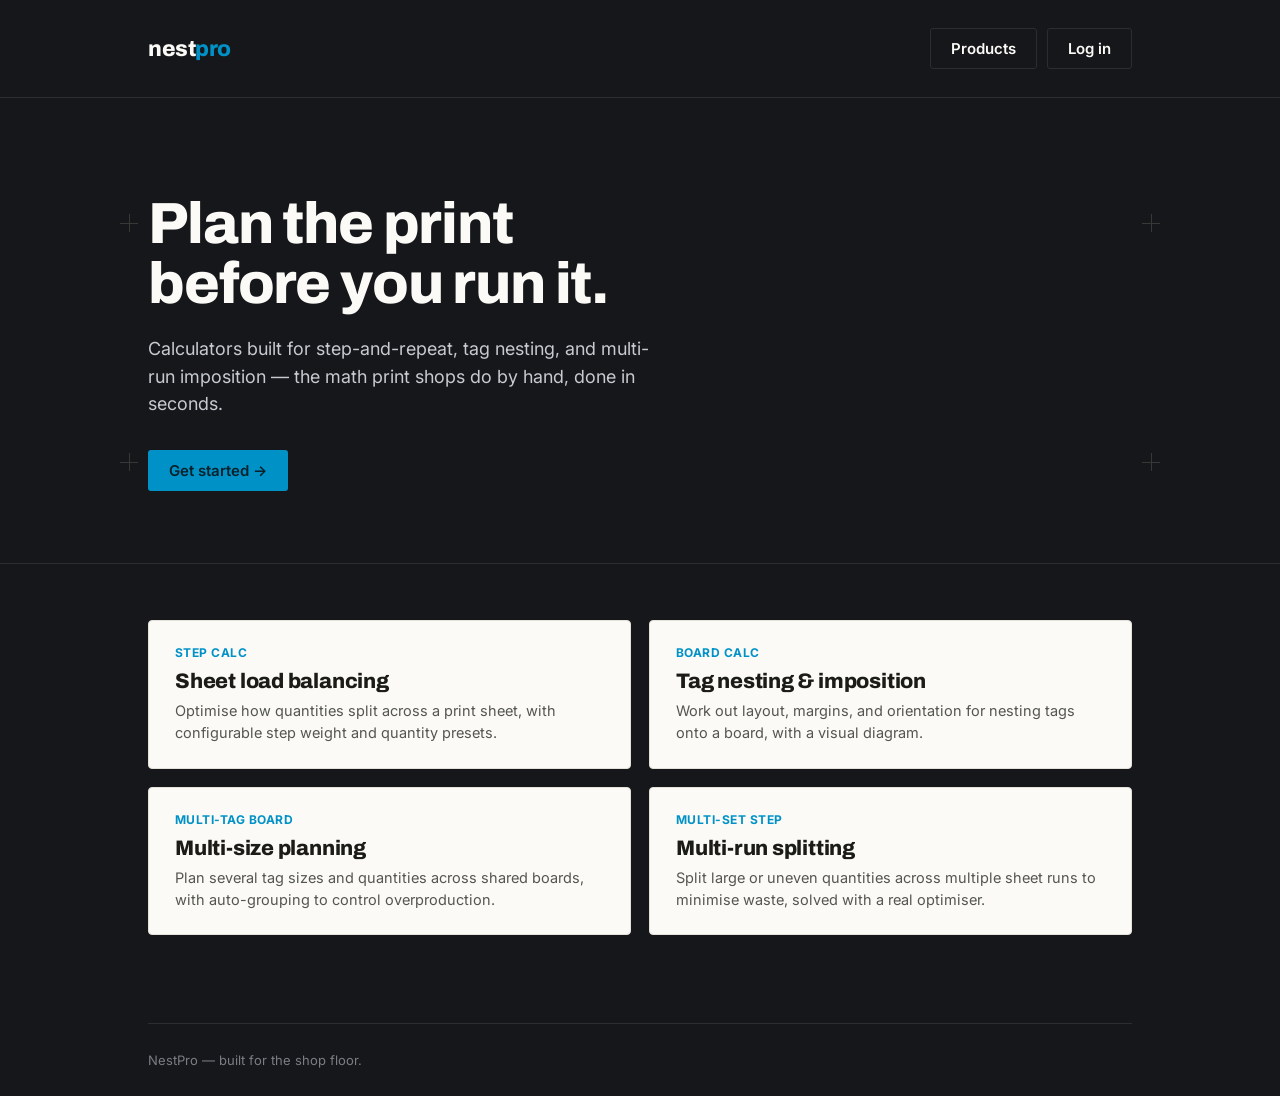
<file: index.html>
<!DOCTYPE html>
<html lang="en">
<head>
<meta charset="UTF-8">
<meta name="viewport" content="width=device-width, initial-scale=1.0">
<title>NestPro — Print production calculators</title>
<meta name="description" content="Calculators for step-and-repeat, nesting, and imposition on the shop floor.">
<link rel="preconnect" href="https://fonts.googleapis.com">
<link href="https://fonts.googleapis.com/css2?family=Archivo:wght@800&family=Inter:wght@400;500;600&display=swap" rel="stylesheet">
<link rel="stylesheet" href="styles.css">
</head>
<body>

<div class="wrap">
  <div class="topbar">
    <a href="/" class="wordmark">nest<span>pro</span></a>
    <div style="display:flex; align-items:center; gap:10px;">
      <a href="products.html" class="btn btn-ghost">Products</a>
      <a href="login.html" class="btn btn-ghost">Log in</a>
    </div>
  </div>
</div>

<div class="hero">
  <div class="wrap" style="position:relative;">
    <span class="reg-mark reg-tl"></span>
    <span class="reg-mark reg-tr"></span>
    <span class="reg-mark reg-bl"></span>
    <span class="reg-mark reg-br"></span>
    <h1>Plan the print before you run it.</h1>
    <p>Calculators built for step-and-repeat, tag nesting, and multi-run imposition — the math print shops do by hand, done in seconds.</p>
    <a href="login.html" class="btn btn-primary">Get started &rarr;</a>
  </div>
</div>

<div class="wrap">
  <div class="tickets">
    <a href="login.html" class="ticket">
      <div class="tag">STEP CALC</div>
      <h3>Sheet load balancing</h3>
      <p>Optimise how quantities split across a print sheet, with configurable step weight and quantity presets.</p>
    </a>
    <a href="login.html" class="ticket">
      <div class="tag">BOARD CALC</div>
      <h3>Tag nesting &amp; imposition</h3>
      <p>Work out layout, margins, and orientation for nesting tags onto a board, with a visual diagram.</p>
    </a>
    <a href="login.html" class="ticket">
      <div class="tag">MULTI-TAG BOARD</div>
      <h3>Multi-size planning</h3>
      <p>Plan several tag sizes and quantities across shared boards, with auto-grouping to control overproduction.</p>
    </a>
    <a href="login.html" class="ticket">
      <div class="tag">MULTI-SET STEP</div>
      <h3>Multi-run splitting</h3>
      <p>Split large or uneven quantities across multiple sheet runs to minimise waste, solved with a real optimiser.</p>
    </a>
  </div>
</div>

<div class="wrap">
  <footer>NestPro — built for the shop floor.</footer>
</div>

</body>
</html>
</file>
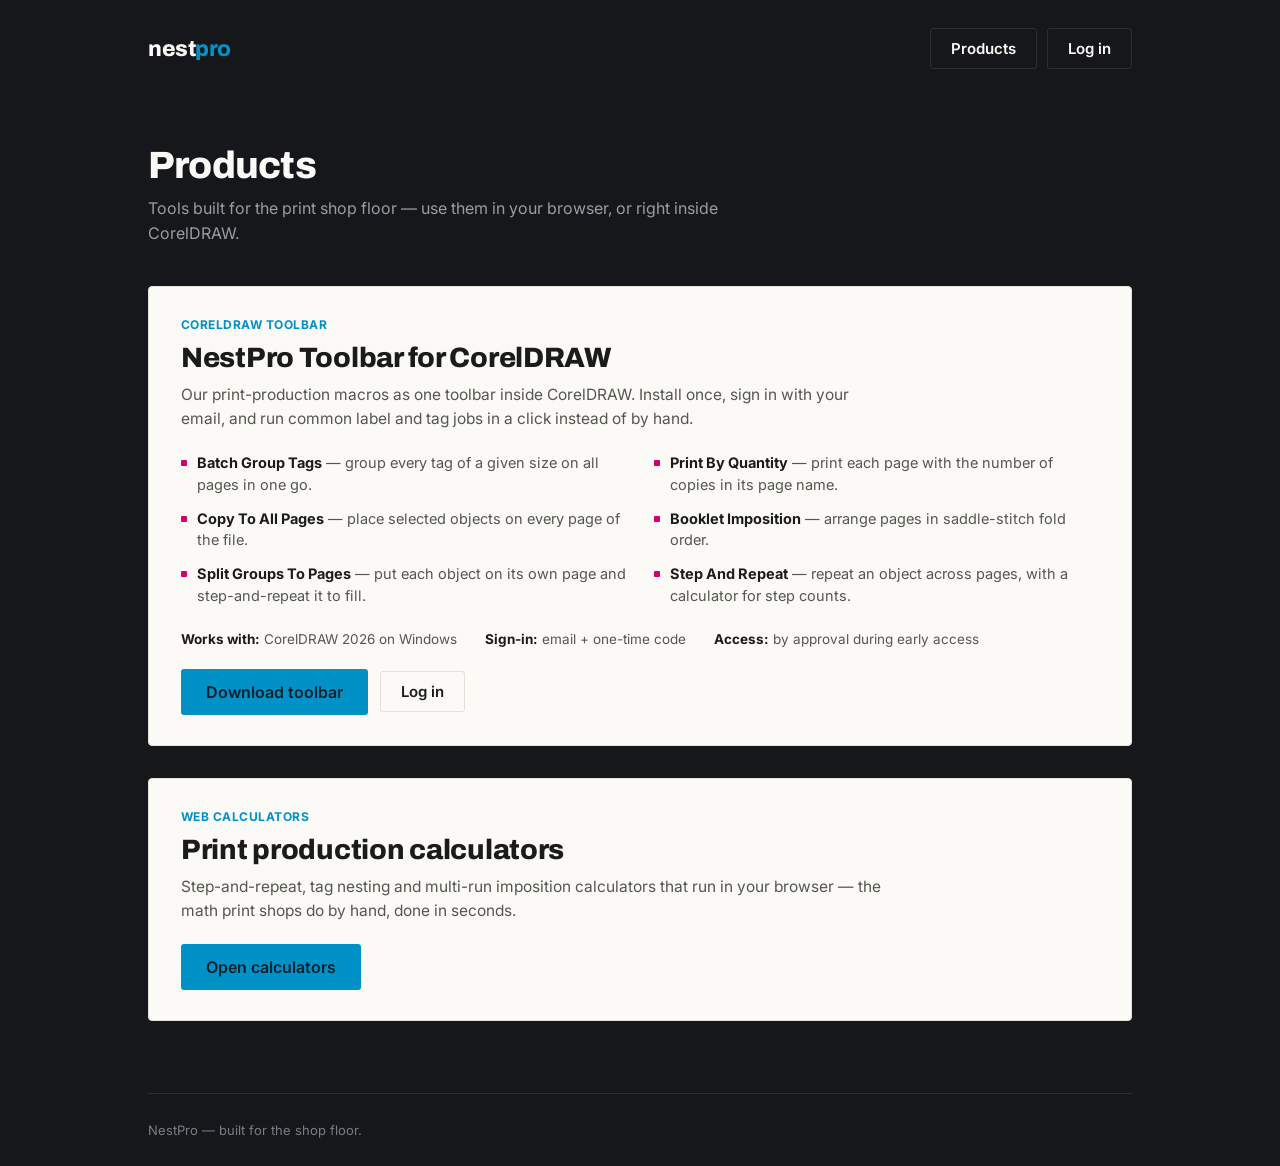
<file: products.html>
<!DOCTYPE html>
<html lang="en">
<head>
<meta charset="UTF-8">
<meta name="viewport" content="width=device-width, initial-scale=1.0">
<title>Products — NestPro</title>
<meta name="description" content="NestPro products for print shops: CorelDRAW toolbar and production calculators.">
<link rel="preconnect" href="https://fonts.googleapis.com">
<link href="https://fonts.googleapis.com/css2?family=Archivo:wght@800&family=Inter:wght@400;500;600&display=swap" rel="stylesheet">
<link rel="stylesheet" href="styles.css">
<style>
  .nav { display:flex; align-items:center; gap:10px; }
  .page-intro { padding: 48px 0 8px; }
  .page-intro h1 { font-family: var(--font-head); font-weight: 800; font-size: 38px; margin: 0 0 10px; letter-spacing: -0.02em; }
  .page-intro p { color: #9a9da3; font-size: 16px; line-height: 1.55; margin: 0; max-width: 640px; }
  .product { background: var(--sheet); color: var(--ink); border: 1px solid var(--sheet-edge); border-radius: 4px; padding: 30px 32px; margin: 32px 0 0; }
  .product .tag { font-size: 12px; font-weight: 700; letter-spacing: 0.04em; color: var(--cyan); margin-bottom: 10px; }
  .product h2 { font-family: var(--font-head); font-weight: 800; font-size: 28px; margin: 0 0 10px; letter-spacing: -0.01em; }
  .product > p { font-size: 15.5px; line-height: 1.6; color: var(--ink-soft); margin: 0 0 20px; max-width: 700px; }
  .features { list-style: none; margin: 0 0 24px; padding: 0; display: grid; grid-template-columns: repeat(2, 1fr); gap: 12px 28px; }
  .features li { font-size: 14.5px; line-height: 1.5; color: var(--ink-soft); padding-left: 16px; position: relative; }
  .features li::before { content: ""; position: absolute; left: 0; top: 8px; width: 6px; height: 6px; background: var(--magenta); border-radius: 1px; }
  .features b { color: var(--ink); }
  .meta { display:flex; flex-wrap: wrap; gap: 10px 28px; font-size: 13.5px; color: var(--ink-soft); margin: 0 0 22px; }
  .meta b { color: var(--ink); }
  .product .btn-primary { font-size: 16px; padding: 12px 24px; }
  .product .btn-ghost { color: var(--ink); border-color: var(--sheet-edge); }
  .actions { display:flex; flex-wrap: wrap; gap: 12px; align-items:center; }
  @media (max-width: 640px) { .features { grid-template-columns: 1fr; } .page-intro h1 { font-size: 30px; } }
</style>
</head>
<body>

<div class="wrap">
  <div class="topbar">
    <a href="/" class="wordmark">nest<span>pro</span></a>
    <div class="nav">
      <a href="products.html" class="btn btn-ghost">Products</a>
      <a href="login.html" class="btn btn-ghost">Log in</a>
    </div>
  </div>

  <div class="page-intro">
    <h1>Products</h1>
    <p>Tools built for the print shop floor &mdash; use them in your browser, or right inside CorelDRAW.</p>
  </div>

  <!-- CorelDRAW toolbar -->
  <div class="product">
    <div class="tag">CORELDRAW TOOLBAR</div>
    <h2>NestPro Toolbar for CorelDRAW</h2>
    <p>Our print-production macros as one toolbar inside CorelDRAW. Install once, sign in with your email, and run common label and tag jobs in a click instead of by hand.</p>
    <ul class="features">
      <li><b>Batch Group Tags</b> &mdash; group every tag of a given size on all pages in one go.</li>
      <li><b>Print By Quantity</b> &mdash; print each page with the number of copies in its page name.</li>
      <li><b>Copy To All Pages</b> &mdash; place selected objects on every page of the file.</li>
      <li><b>Booklet Imposition</b> &mdash; arrange pages in saddle-stitch fold order.</li>
      <li><b>Split Groups To Pages</b> &mdash; put each object on its own page and step-and-repeat it to fill.</li>
      <li><b>Step And Repeat</b> &mdash; repeat an object across pages, with a calculator for step counts.</li>
    </ul>
    <div class="meta">
      <span><b>Works with:</b> CorelDRAW 2026 on Windows</span>
      <span><b>Sign-in:</b> email + one-time code</span>
      <span><b>Access:</b> by approval during early access</span>
    </div>
    <div class="actions">
      <a href="download.html" class="btn btn-primary">Download toolbar</a>
      <a href="login.html" class="btn btn-ghost">Log in</a>
    </div>
  </div>

  <!-- Web calculators -->
  <div class="product">
    <div class="tag">WEB CALCULATORS</div>
    <h2>Print production calculators</h2>
    <p>Step-and-repeat, tag nesting and multi-run imposition calculators that run in your browser &mdash; the math print shops do by hand, done in seconds.</p>
    <div class="actions">
      <a href="login.html" class="btn btn-primary">Open calculators</a>
    </div>
  </div>

  <div style="height:72px"></div>
  <footer>NestPro — built for the shop floor.</footer>
</div>

</body>
</html>
</file>
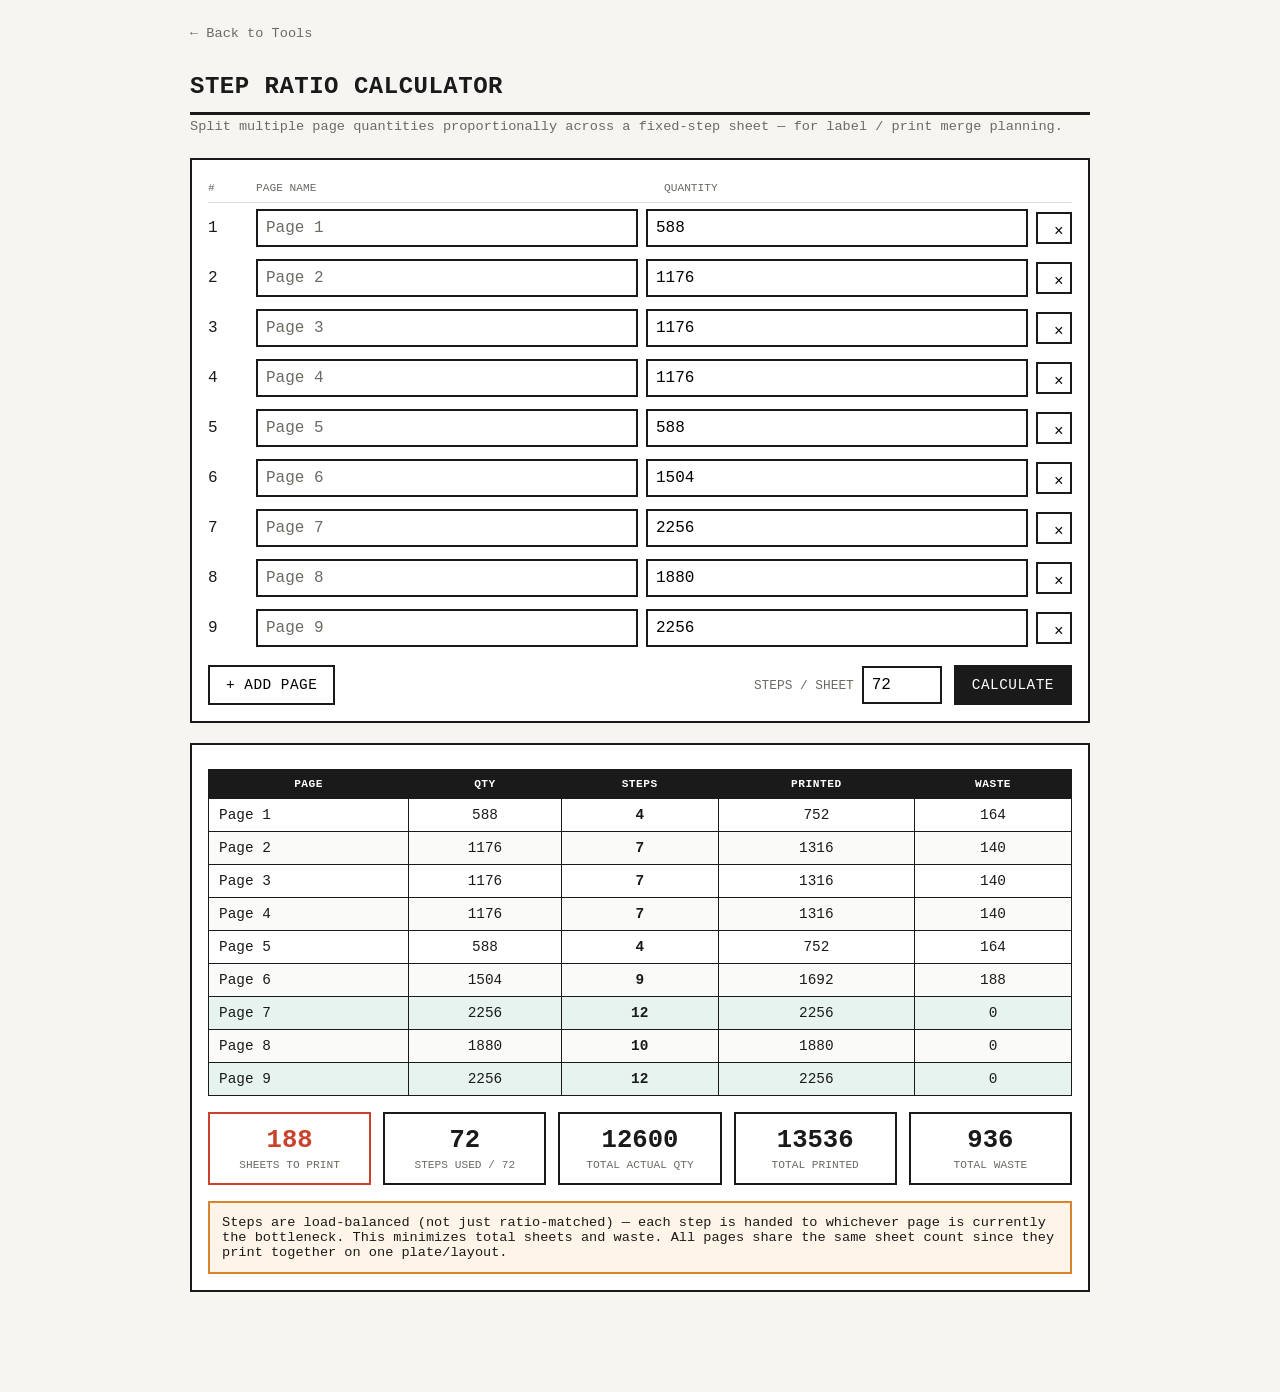
<file: tools/step-calculator.html>
<!DOCTYPE html>
<html lang="en">
<head>
<meta charset="UTF-8">
<meta name="viewport" content="width=device-width, initial-scale=1.0">
<title>Step Ratio Calculator</title>
<style>
  :root{
    --ink:#1a1a1a;
    --paper:#f6f5f1;
    --line:#1a1a1a;
    --accent:#c9432c;
    --accent2:#1f5f4a;
    --muted:#6b6b64;
    --card:#ffffff;
  }
  *{box-sizing:border-box;}
  body{
    margin:0;
    background:var(--paper);
    color:var(--ink);
    font-family: 'Courier New', ui-monospace, monospace;
    padding:24px 16px 80px;
  }
  .wrap{max-width:900px;margin:0 auto;}
  h1{
    font-size:1.5rem;
    letter-spacing:0.5px;
    border-bottom:3px solid var(--line);
    padding-bottom:12px;
    margin-bottom:4px;
    text-transform:uppercase;
  }
  .sub{color:var(--muted);font-size:0.85rem;margin-bottom:24px;}
  .panel{
    background:var(--card);
    border:2px solid var(--line);
    padding:16px;
    margin-bottom:20px;
  }
  .row-header, .row{
    display:grid;
    grid-template-columns: 40px 1fr 1fr auto;
    gap:8px;
    align-items:center;
    padding:6px 0;
  }
  .row-header{
    font-size:0.7rem;
    text-transform:uppercase;
    color:var(--muted);
    border-bottom:1px solid #ddd;
    padding-bottom:8px;
  }
  input[type="number"], input[type="text"]{
    font-family:inherit;
    font-size:1rem;
    padding:8px;
    border:2px solid var(--line);
    background:#fff;
    width:100%;
  }
  .row input[type="text"]{color:var(--muted);}
  .del-btn{
    background:none;
    border:2px solid var(--line);
    width:32px;height:32px;
    cursor:pointer;
    font-size:1rem;
    line-height:1;
  }
  .del-btn:hover{background:var(--accent);color:#fff;border-color:var(--accent);}
  .controls{display:flex;gap:12px;flex-wrap:wrap;align-items:center;margin-top:12px;}
  button{
    font-family:inherit;
    font-size:0.9rem;
    padding:10px 16px;
    border:2px solid var(--line);
    background:#fff;
    cursor:pointer;
    text-transform:uppercase;
    letter-spacing:0.5px;
  }
  button.primary{background:var(--ink);color:#fff;}
  button.primary:hover{background:var(--accent);border-color:var(--accent);}
  button:hover{background:#eee;}
  .steps-field{display:flex;align-items:center;gap:8px;margin-left:auto;}
  .steps-field label{font-size:0.8rem;text-transform:uppercase;color:var(--muted);}
  .steps-field input{width:80px;}

  table{width:100%;border-collapse:collapse;margin-top:8px;}
  th,td{
    border:1px solid var(--line);
    padding:8px 10px;
    text-align:center;
    font-size:0.9rem;
  }
  th{
    background:var(--ink);
    color:#fff;
    text-transform:uppercase;
    font-size:0.7rem;
    letter-spacing:0.5px;
  }
  tr:nth-child(even) td{background:#fafaf8;}
  .exact{background:#e7f3ee !important;}
  .summary{
    display:grid;
    grid-template-columns: repeat(auto-fit, minmax(140px,1fr));
    gap:12px;
    margin-top:16px;
  }
  .stat{
    border:2px solid var(--line);
    padding:12px;
    text-align:center;
  }
  .stat .num{font-size:1.6rem;font-weight:bold;}
  .stat.accent{border-color:var(--accent);color:var(--accent);}
  .stat .lbl{font-size:0.7rem;text-transform:uppercase;color:var(--muted);margin-top:4px;}
  .warn{
    background:#fff4e8;
    border:2px solid #d9832c;
    padding:12px;
    font-size:0.85rem;
    margin-top:16px;
  }
  @media (max-width:600px){
    .row-header, .row{grid-template-columns: 30px 1fr 1fr 32px;}
    h1{font-size:1.2rem;}
  }
</style>
</head>
<body>
<div class="wrap">
  <a href="tools.html" style="display:inline-block;margin-bottom:16px;color:#6b6b64;text-decoration:none;font-size:0.85rem;">&larr; Back to Tools</a>
  <h1>Step Ratio Calculator</h1>
  <div class="sub">Split multiple page quantities proportionally across a fixed-step sheet — for label / print merge planning.</div>

  <div class="panel">
    <div class="row-header">
      <div>#</div>
      <div>Page Name</div>
      <div>Quantity</div>
      <div></div>
    </div>
    <div id="rows"></div>
    <div class="controls">
      <button id="addRow">+ Add Page</button>
      <div class="steps-field">
        <label for="stepsPerSheet">Steps / Sheet</label>
        <input type="number" id="stepsPerSheet" value="72" min="1">
      </div>
      <button class="primary" id="calcBtn">Calculate</button>
    </div>
  </div>

  <div id="results"></div>
</div>

<script>
let rowCount = 0;

function addRow(name, qty){
  rowCount++;
  const div = document.createElement('div');
  div.className = 'row';
  div.innerHTML = `
    <div class="rownum"></div>
    <input type="text" class="pname" placeholder="" value="${name||''}">
    <input type="number" class="pqty" placeholder="qty" min="0" value="${qty||''}">
    <button class="del-btn" title="Remove">×</button>
  `;
  div.querySelector('.del-btn').onclick = () => { div.remove(); renumber(); };
  document.getElementById('rows').appendChild(div);
  renumber();
}

function renumber(){
  document.querySelectorAll('#rows .row').forEach((r,i)=>{
    r.querySelector('.rownum').textContent = i+1;
    r.querySelector('.pname').placeholder = 'Page ' + (i+1);
  });
}

document.getElementById('addRow').onclick = () => addRow();

// seed with the printer's own example
[['Page 1',588],['Page 2',1176],['Page 3',1176],['Page 4',1176],['Page 5',588],
 ['Page 6',1504],['Page 7',2256],['Page 8',1880],['Page 9',2256]
].forEach(([n,q]) => addRow(n,q));

document.getElementById('calcBtn').onclick = calculate;

function calculate(){
  const stepsPerSheet = parseInt(document.getElementById('stepsPerSheet').value) || 48;
  const rows = [...document.querySelectorAll('#rows .row')];
  const pages = rows.map((r,i) => ({
    name: r.querySelector('.pname').value.trim() || ('Page ' + (i+1)),
    qty: parseFloat(r.querySelector('.pqty').value) || 0
  })).filter(p => p.qty > 0);

  const resultsDiv = document.getElementById('results');
  if(pages.length === 0){
    resultsDiv.innerHTML = '<div class="warn">Enter at least one page quantity.</div>';
    return;
  }
  if(pages.length > stepsPerSheet){
    resultsDiv.innerHTML = `<div class="warn">You have ${pages.length} pages but only ${stepsPerSheet} steps per sheet. Each page needs at least 1 step — reduce pages or increase steps/sheet.</div>`;
    return;
  }

  const totalQty = pages.reduce((s,p)=>s+p.qty,0);

  // LOAD-BALANCING ALGORITHM (minimizes the bottleneck, not just ratio match)
  // Start every page with 1 step minimum, then give each remaining step
  // to whichever page currently needs the MOST sheets (the bottleneck).
  // This directly minimizes total sheets / total waste, which is the real goal.
  let steps = pages.map(p => ({ ...p, s: 1 }));
  let remaining = stepsPerSheet - steps.length;

  for(let i=0; i<remaining; i++){
    let worst = steps[0];
    let worstVal = worst.qty / worst.s;
    for(let j=1; j<steps.length; j++){
      const val = steps[j].qty / steps[j].s;
      if(val > worstVal){ worst = steps[j]; worstVal = val; }
    }
    worst.s += 1;
  }

  // compute sheets needed per page, bottleneck = max
  steps.forEach(p => {
    p.finalSteps = p.s;
    p.sheetsNeeded = Math.ceil(p.qty / p.finalSteps);
  });

  const totalSheets = Math.max(...steps.map(p=>p.sheetsNeeded));

  steps.forEach(p => {
    p.printed = p.finalSteps * totalSheets;
    p.waste = p.printed - p.qty;
  });

  const totalPrinted = steps.reduce((s,p)=>s+p.printed,0);
  const totalWaste = totalPrinted - totalQty;
  const totalStepsCheck = steps.reduce((s,p)=>s+p.finalSteps,0);

  let rowsHtml = steps.map(p => `
    <tr class="${p.waste===0 ? 'exact':''}">
      <td style="text-align:left">${escapeHtml(p.name)}</td>
      <td>${p.qty}</td>
      <td><strong>${p.finalSteps}</strong></td>
      <td>${p.printed}</td>
      <td>${p.waste}</td>
    </tr>
  `).join('');

  resultsDiv.innerHTML = `
    <div class="panel">
      <table>
        <thead>
          <tr><th>Page</th><th>Qty</th><th>Steps</th><th>Printed</th><th>Waste</th></tr>
        </thead>
        <tbody>${rowsHtml}</tbody>
      </table>

      <div class="summary">
        <div class="stat accent"><div class="num">${totalSheets}</div><div class="lbl">Sheets to Print</div></div>
        <div class="stat"><div class="num">${totalStepsCheck}</div><div class="lbl">Steps Used / ${stepsPerSheet}</div></div>
        <div class="stat"><div class="num">${totalQty}</div><div class="lbl">Total Actual Qty</div></div>
        <div class="stat"><div class="num">${totalPrinted}</div><div class="lbl">Total Printed</div></div>
        <div class="stat"><div class="num">${totalWaste}</div><div class="lbl">Total Waste</div></div>
      </div>

      <div class="warn">
        Steps are load-balanced (not just ratio-matched) — each step is handed to whichever page is currently the bottleneck.
        This minimizes total sheets and waste. All pages share the same sheet count since they print together on one plate/layout.
      </div>
    </div>
  `;
}

function escapeHtml(str){
  const d = document.createElement('div');
  d.textContent = str;
  return d.innerHTML;
}

// run once on load with seeded data
calculate();
</script>
</body>
</html>
</file>
<file: styles.css>
:root {
  --canvas: #15171a;
  --canvas-line: #2a2d31;
  --sheet: #fbfaf7;
  --sheet-edge: #e4e1d8;
  --ink: #1b1b18;
  --ink-soft: #55564f;
  --cyan: #0092c7;
  --magenta: #d6006d;
  --font-head: 'Archivo', system-ui, sans-serif;
  --font-body: 'Inter', system-ui, sans-serif;
}

* { box-sizing: border-box; }

html, body {
  margin: 0;
  padding: 0;
  background: var(--canvas);
  color: var(--sheet);
  font-family: var(--font-body);
  -webkit-font-smoothing: antialiased;
}

a { color: inherit; }

.wrap {
  max-width: 1040px;
  margin: 0 auto;
  padding: 0 28px;
}

/* --- Top bar --- */
.topbar {
  display: flex;
  align-items: center;
  justify-content: space-between;
  padding: 28px 0;
}

.wordmark {
  font-family: var(--font-head);
  font-weight: 800;
  font-size: 22px;
  letter-spacing: -0.02em;
  color: var(--sheet);
  text-decoration: none;
}

.wordmark span { color: var(--cyan); }

.btn {
  display: inline-flex;
  align-items: center;
  gap: 8px;
  font-family: var(--font-body);
  font-weight: 600;
  font-size: 15px;
  padding: 10px 20px;
  border-radius: 3px;
  text-decoration: none;
  cursor: pointer;
  border: 1px solid transparent;
  transition: transform 0.12s ease;
}

.btn:active { transform: scale(0.98); }

.btn-primary {
  background: var(--cyan);
  color: #06222c;
}

.btn-ghost {
  background: transparent;
  color: var(--sheet);
  border-color: var(--canvas-line);
}

/* --- Hero with registration marks --- */
.hero {
  position: relative;
  padding: 96px 0 72px;
  border-top: 1px solid var(--canvas-line);
  border-bottom: 1px solid var(--canvas-line);
}

.reg-mark {
  position: absolute;
  width: 18px;
  height: 18px;
  opacity: 0.55;
}

.reg-mark::before, .reg-mark::after {
  content: '';
  position: absolute;
  background: var(--ink-soft);
}

.reg-mark::before { width: 100%; height: 1px; top: 50%; left: 0; }
.reg-mark::after { width: 1px; height: 100%; left: 50%; top: 0; }

.reg-tl { top: 20px; left: 0; }
.reg-tr { top: 20px; right: 0; }
.reg-bl { bottom: 20px; left: 0; }
.reg-br { bottom: 20px; right: 0; }

.hero h1 {
  font-family: var(--font-head);
  font-weight: 800;
  font-size: clamp(38px, 6vw, 58px);
  line-height: 1.04;
  letter-spacing: -0.02em;
  max-width: 14ch;
  margin: 0 0 20px;
}

.hero p {
  font-size: 18px;
  line-height: 1.55;
  color: #c7cad0;
  max-width: 46ch;
  margin: 0 0 32px;
}

/* --- Tool tickets --- */
.tickets {
  display: grid;
  grid-template-columns: repeat(2, 1fr);
  gap: 18px;
  padding: 56px 0 88px;
}

@media (max-width: 640px) {
  .tickets { grid-template-columns: 1fr; }
}

.ticket {
  background: var(--sheet);
  color: var(--ink);
  border: 1px solid var(--sheet-edge);
  border-radius: 4px;
  padding: 24px 26px;
  text-decoration: none;
  display: block;
  position: relative;
  transition: transform 0.15s ease;
}

.ticket:hover { transform: translateY(-2px); }

.ticket .tag {
  font-size: 12px;
  font-weight: 700;
  letter-spacing: 0.04em;
  color: var(--cyan);
  margin-bottom: 10px;
}

.ticket h3 {
  font-family: var(--font-head);
  font-size: 21px;
  font-weight: 800;
  margin: 0 0 8px;
  letter-spacing: -0.01em;
}

.ticket p {
  font-size: 14.5px;
  line-height: 1.5;
  color: var(--ink-soft);
  margin: 0;
}

.ticket.locked {
  opacity: 0.5;
  cursor: not-allowed;
}

.ticket .status {
  position: absolute;
  top: 22px;
  right: 24px;
  font-size: 12px;
  font-weight: 700;
  color: var(--ink-soft);
}

/* --- Auth card --- */
.auth-shell {
  min-height: 100vh;
  display: flex;
  align-items: center;
  justify-content: center;
  padding: 24px;
}

.auth-card {
  background: var(--sheet);
  color: var(--ink);
  width: 100%;
  max-width: 380px;
  padding: 40px 32px;
  border-radius: 4px;
  border: 1px solid var(--sheet-edge);
}

.auth-card h2 {
  font-family: var(--font-head);
  font-weight: 800;
  font-size: 26px;
  margin: 0 0 6px;
  letter-spacing: -0.02em;
}

.auth-card .sub {
  font-size: 14.5px;
  color: var(--ink-soft);
  margin: 0 0 26px;
  line-height: 1.5;
}

.field label {
  display: block;
  font-size: 13px;
  font-weight: 600;
  margin-bottom: 6px;
}

.field input {
  width: 100%;
  padding: 12px 14px;
  border: 1px solid var(--sheet-edge);
  border-radius: 3px;
  font-size: 15px;
  font-family: var(--font-body);
  background: #fff;
  color: var(--ink);
}

.field input:focus {
  outline: 2px solid var(--cyan);
  outline-offset: 1px;
}

.auth-card .btn-primary {
  width: 100%;
  justify-content: center;
  margin-top: 18px;
  padding: 13px 20px;
}

.msg {
  margin-top: 18px;
  font-size: 14px;
  line-height: 1.5;
  padding: 12px 14px;
  border-radius: 3px;
  display: none;
}

.msg.show { display: block; }
.msg.ok { background: #e6f6ec; color: #146c3a; }
.msg.err { background: #fbe9ec; color: #a3123a; }

/* --- Dashboard header --- */
.dash-header {
  display: flex;
  align-items: center;
  justify-content: space-between;
  padding: 24px 0;
  border-bottom: 1px solid var(--canvas-line);
}

.dash-header .who {
  font-size: 14px;
  color: #9a9d a3;
  color: #9a9da3;
}

.dash-intro {
  padding: 40px 0 8px;
}

.dash-intro h1 {
  font-family: var(--font-head);
  font-weight: 800;
  font-size: 32px;
  margin: 0 0 8px;
  letter-spacing: -0.02em;
}

.dash-intro p {
  color: #9a9da3;
  font-size: 15px;
  margin: 0;
}

footer {
  border-top: 1px solid var(--canvas-line);
  padding: 28px 0;
  font-size: 13px;
  color: #7a7d83;
}
</file>
